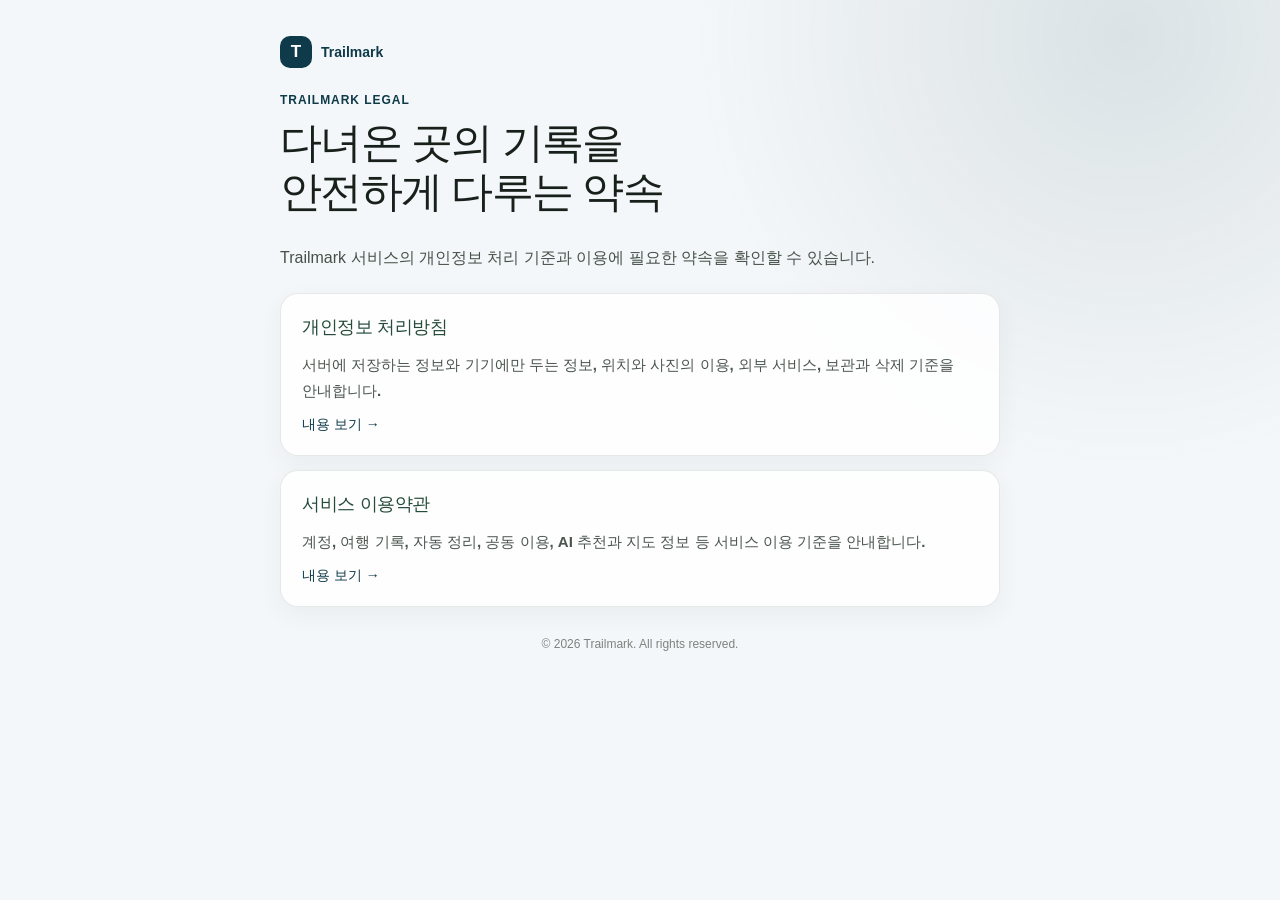
<file: index.html>
<!doctype html>
<html lang="ko">
<head>
  <meta charset="utf-8">
  <meta name="viewport" content="width=device-width, initial-scale=1, viewport-fit=cover">
  <meta name="color-scheme" content="light">
  <meta name="description" content="Trailmark 개인정보 처리방침 및 이용약관">
  <title>Trailmark 법적 고지</title>
  <link rel="stylesheet" href="./styles.css">
</head>
<body>
  <main>
    <header>
      <a class="brand" href="./">
        <span class="brand-mark" aria-hidden="true">T</span>
        <span>Trailmark</span>
      </a>
      <p class="eyebrow">TRAILMARK LEGAL</p>
      <h1>다녀온 곳의 기록을<br>안전하게 다루는 약속</h1>
    </header>

    <p class="intro">Trailmark 서비스의 개인정보 처리 기준과 이용에 필요한 약속을 확인할 수 있습니다.</p>

    <a class="link-card" href="./privacy/">
      <h2>개인정보 처리방침</h2>
      <p>서버에 저장하는 정보와 기기에만 두는 정보, 위치와 사진의 이용, 외부 서비스, 보관과 삭제 기준을 안내합니다.</p>
      <span class="link-label">내용 보기 →</span>
    </a>

    <a class="link-card" href="./terms/">
      <h2>서비스 이용약관</h2>
      <p>계정, 여행 기록, 자동 정리, 공동 이용, AI 추천과 지도 정보 등 서비스 이용 기준을 안내합니다.</p>
      <span class="link-label">내용 보기 →</span>
    </a>

    <footer>© 2026 Trailmark. All rights reserved.</footer>
  </main>
</body>
</html>
</file>
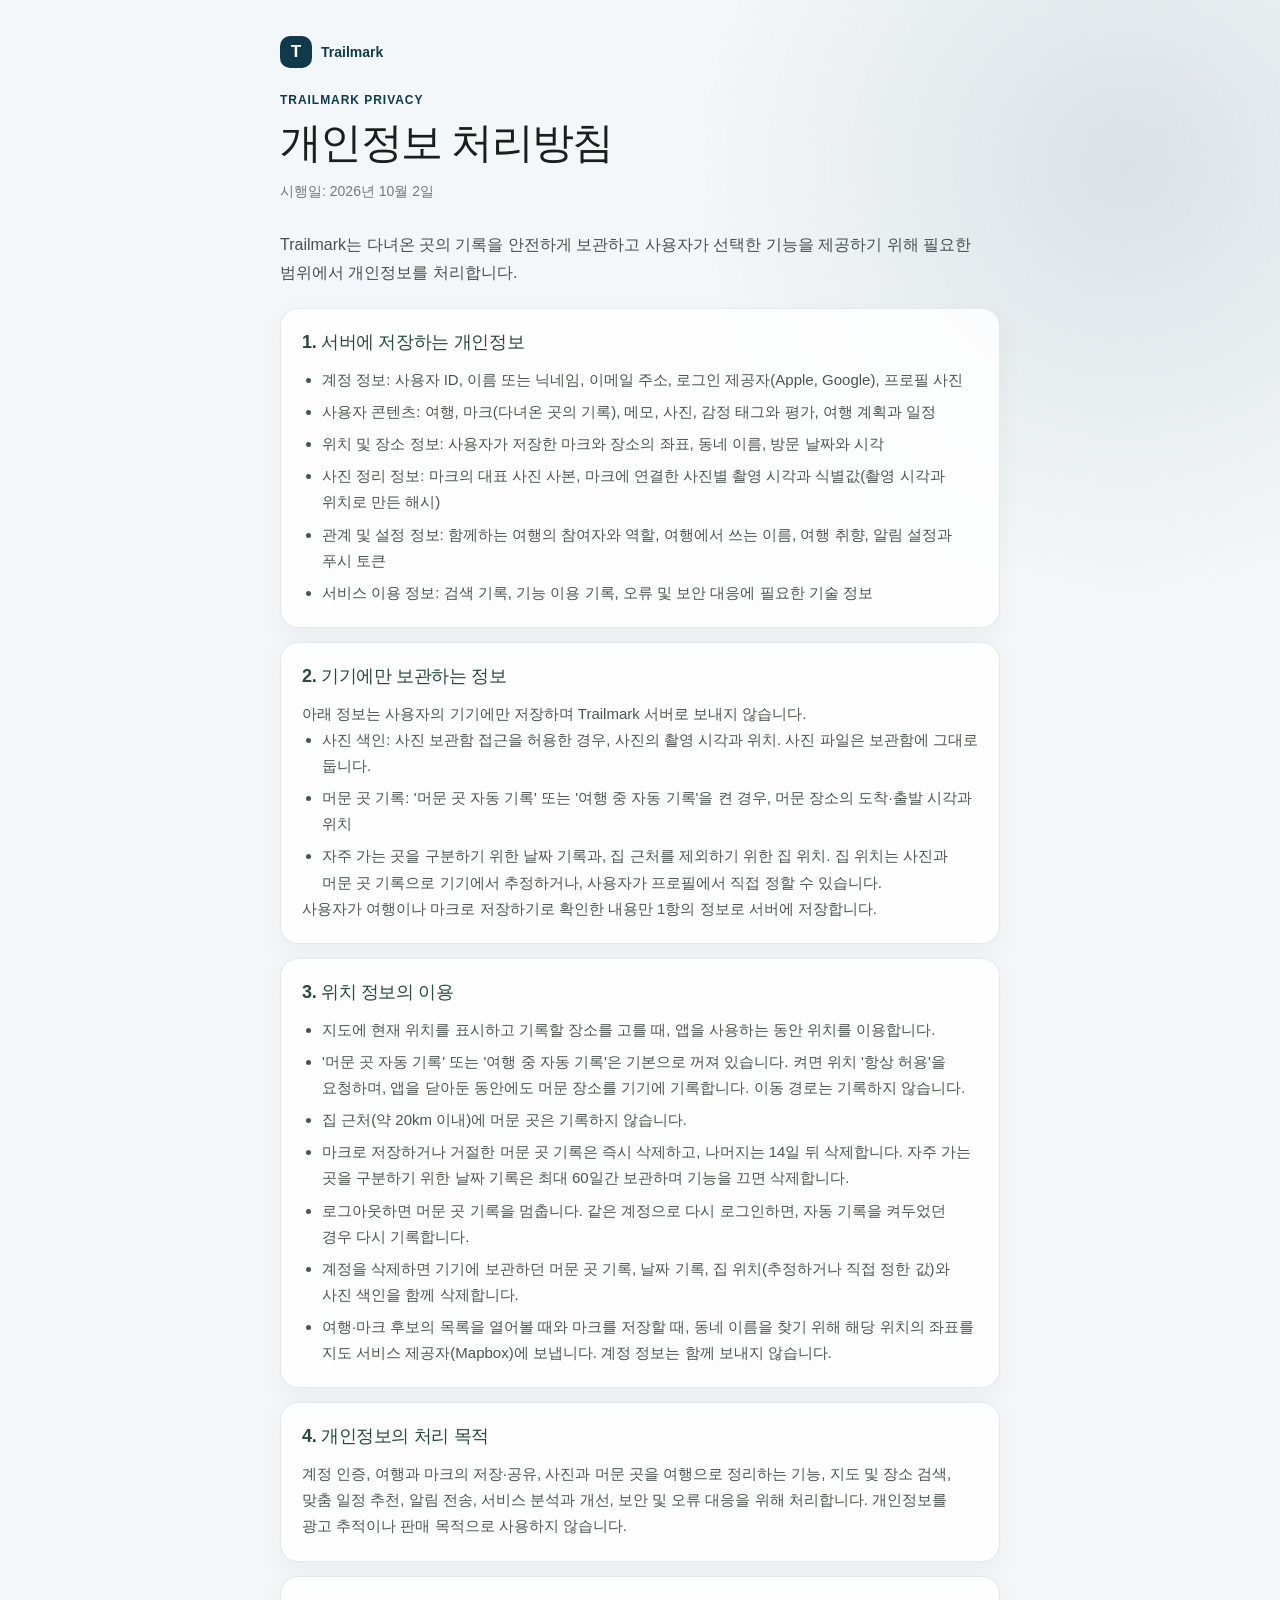
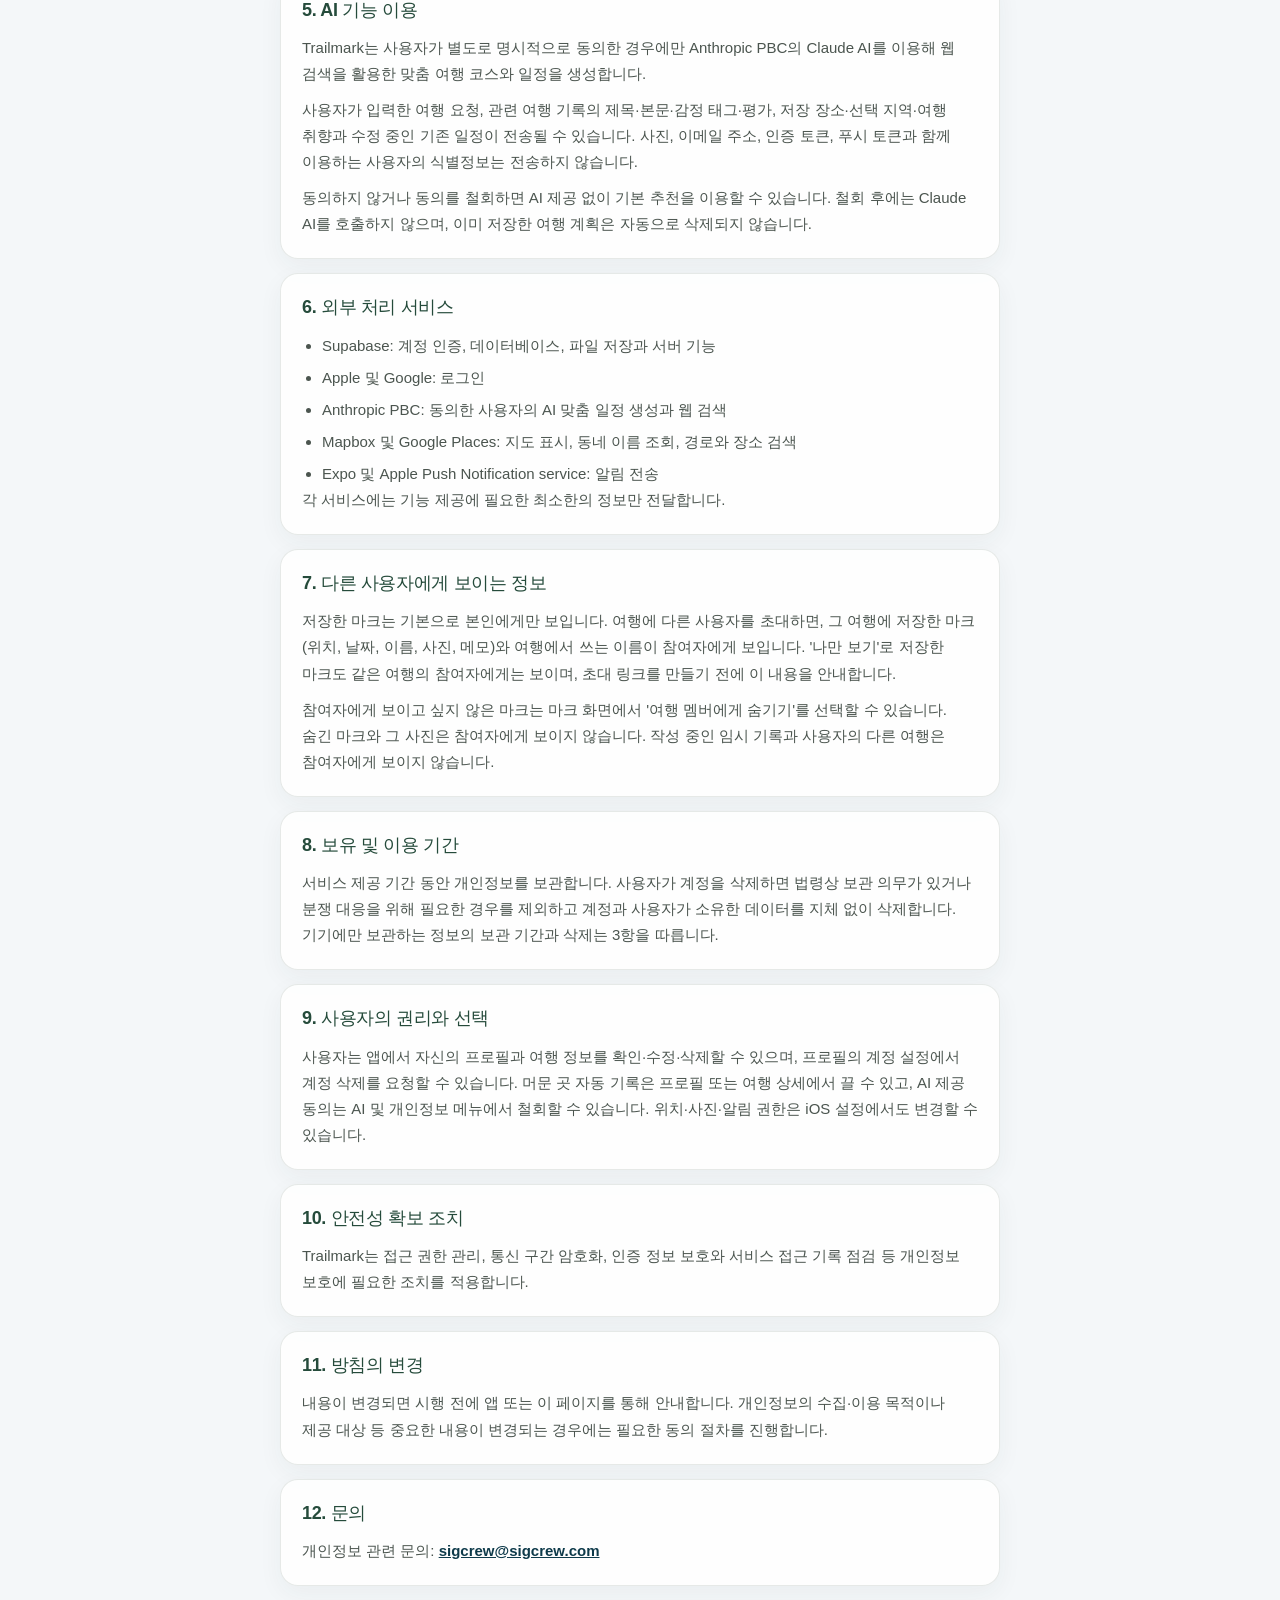
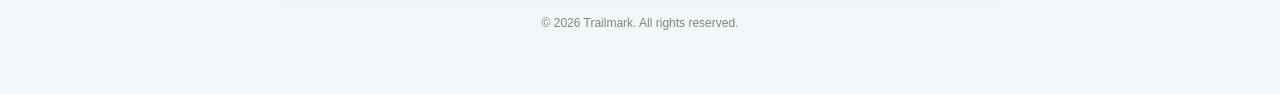
<file: privacy/index.html>
<!doctype html>
<html lang="ko">
<head>
  <meta charset="utf-8">
  <meta name="viewport" content="width=device-width, initial-scale=1, viewport-fit=cover">
  <meta name="color-scheme" content="light">
  <meta name="description" content="Trailmark 개인정보 처리방침">
  <title>Trailmark 개인정보 처리방침</title>
  <link rel="stylesheet" href="../styles.css">
</head>
<body>
  <main>
    <header>
      <a class="brand" href="../">
        <span class="brand-mark" aria-hidden="true">T</span>
        <span>Trailmark</span>
      </a>
      <p class="eyebrow">TRAILMARK PRIVACY</p>
      <h1>개인정보 처리방침</h1>
      <p class="effective">시행일: 2026년 10월 2일</p>
    </header>

    <p class="intro">Trailmark는 다녀온 곳의 기록을 안전하게 보관하고 사용자가 선택한 기능을 제공하기 위해 필요한 범위에서 개인정보를 처리합니다.</p>

    <section class="document-card">
      <h2>1. 서버에 저장하는 개인정보</h2>
      <ul>
        <li>계정 정보: 사용자 ID, 이름 또는 닉네임, 이메일 주소, 로그인 제공자(Apple, Google), 프로필 사진</li>
        <li>사용자 콘텐츠: 여행, 마크(다녀온 곳의 기록), 메모, 사진, 감정 태그와 평가, 여행 계획과 일정</li>
        <li>위치 및 장소 정보: 사용자가 저장한 마크와 장소의 좌표, 동네 이름, 방문 날짜와 시각</li>
        <li>사진 정리 정보: 마크의 대표 사진 사본, 마크에 연결한 사진별 촬영 시각과 식별값(촬영 시각과 위치로 만든 해시)</li>
        <li>관계 및 설정 정보: 함께하는 여행의 참여자와 역할, 여행에서 쓰는 이름, 여행 취향, 알림 설정과 푸시 토큰</li>
        <li>서비스 이용 정보: 검색 기록, 기능 이용 기록, 오류 및 보안 대응에 필요한 기술 정보</li>
      </ul>
    </section>

    <section class="document-card">
      <h2>2. 기기에만 보관하는 정보</h2>
      <p>아래 정보는 사용자의 기기에만 저장하며 Trailmark 서버로 보내지 않습니다.</p>
      <ul>
        <li>사진 색인: 사진 보관함 접근을 허용한 경우, 사진의 촬영 시각과 위치. 사진 파일은 보관함에 그대로 둡니다.</li>
        <li>머문 곳 기록: '머문 곳 자동 기록' 또는 '여행 중 자동 기록'을 켠 경우, 머문 장소의 도착·출발 시각과 위치</li>
        <li>자주 가는 곳을 구분하기 위한 날짜 기록과, 집 근처를 제외하기 위한 집 위치. 집 위치는 사진과 머문 곳 기록으로 기기에서 추정하거나, 사용자가 프로필에서 직접 정할 수 있습니다.</li>
      </ul>
      <p>사용자가 여행이나 마크로 저장하기로 확인한 내용만 1항의 정보로 서버에 저장합니다.</p>
    </section>

    <section class="document-card">
      <h2>3. 위치 정보의 이용</h2>
      <ul>
        <li>지도에 현재 위치를 표시하고 기록할 장소를 고를 때, 앱을 사용하는 동안 위치를 이용합니다.</li>
        <li>'머문 곳 자동 기록' 또는 '여행 중 자동 기록'은 기본으로 꺼져 있습니다. 켜면 위치 '항상 허용'을 요청하며, 앱을 닫아둔 동안에도 머문 장소를 기기에 기록합니다. 이동 경로는 기록하지 않습니다.</li>
        <li>집 근처(약 20km 이내)에 머문 곳은 기록하지 않습니다.</li>
        <li>마크로 저장하거나 거절한 머문 곳 기록은 즉시 삭제하고, 나머지는 14일 뒤 삭제합니다. 자주 가는 곳을 구분하기 위한 날짜 기록은 최대 60일간 보관하며 기능을 끄면 삭제합니다.</li>
        <li>로그아웃하면 머문 곳 기록을 멈춥니다. 같은 계정으로 다시 로그인하면, 자동 기록을 켜두었던 경우 다시 기록합니다.</li>
        <li>계정을 삭제하면 기기에 보관하던 머문 곳 기록, 날짜 기록, 집 위치(추정하거나 직접 정한 값)와 사진 색인을 함께 삭제합니다.</li>
        <li>여행·마크 후보의 목록을 열어볼 때와 마크를 저장할 때, 동네 이름을 찾기 위해 해당 위치의 좌표를 지도 서비스 제공자(Mapbox)에 보냅니다. 계정 정보는 함께 보내지 않습니다.</li>
      </ul>
    </section>

    <section class="document-card">
      <h2>4. 개인정보의 처리 목적</h2>
      <p>계정 인증, 여행과 마크의 저장·공유, 사진과 머문 곳을 여행으로 정리하는 기능, 지도 및 장소 검색, 맞춤 일정 추천, 알림 전송, 서비스 분석과 개선, 보안 및 오류 대응을 위해 처리합니다. 개인정보를 광고 추적이나 판매 목적으로 사용하지 않습니다.</p>
    </section>

    <section class="document-card">
      <h2>5. AI 기능 이용</h2>
      <p>Trailmark는 사용자가 별도로 명시적으로 동의한 경우에만 Anthropic PBC의 Claude AI를 이용해 웹 검색을 활용한 맞춤 여행 코스와 일정을 생성합니다.</p>
      <p>사용자가 입력한 여행 요청, 관련 여행 기록의 제목·본문·감정 태그·평가, 저장 장소·선택 지역·여행 취향과 수정 중인 기존 일정이 전송될 수 있습니다. 사진, 이메일 주소, 인증 토큰, 푸시 토큰과 함께 이용하는 사용자의 식별정보는 전송하지 않습니다.</p>
      <p>동의하지 않거나 동의를 철회하면 AI 제공 없이 기본 추천을 이용할 수 있습니다. 철회 후에는 Claude AI를 호출하지 않으며, 이미 저장한 여행 계획은 자동으로 삭제되지 않습니다.</p>
    </section>

    <section class="document-card">
      <h2>6. 외부 처리 서비스</h2>
      <ul>
        <li>Supabase: 계정 인증, 데이터베이스, 파일 저장과 서버 기능</li>
        <li>Apple 및 Google: 로그인</li>
        <li>Anthropic PBC: 동의한 사용자의 AI 맞춤 일정 생성과 웹 검색</li>
        <li>Mapbox 및 Google Places: 지도 표시, 동네 이름 조회, 경로와 장소 검색</li>
        <li>Expo 및 Apple Push Notification service: 알림 전송</li>
      </ul>
      <p>각 서비스에는 기능 제공에 필요한 최소한의 정보만 전달합니다.</p>
    </section>

    <section class="document-card">
      <h2>7. 다른 사용자에게 보이는 정보</h2>
      <p>저장한 마크는 기본으로 본인에게만 보입니다. 여행에 다른 사용자를 초대하면, 그 여행에 저장한 마크(위치, 날짜, 이름, 사진, 메모)와 여행에서 쓰는 이름이 참여자에게 보입니다. '나만 보기'로 저장한 마크도 같은 여행의 참여자에게는 보이며, 초대 링크를 만들기 전에 이 내용을 안내합니다.</p>
      <p>참여자에게 보이고 싶지 않은 마크는 마크 화면에서 '여행 멤버에게 숨기기'를 선택할 수 있습니다. 숨긴 마크와 그 사진은 참여자에게 보이지 않습니다. 작성 중인 임시 기록과 사용자의 다른 여행은 참여자에게 보이지 않습니다.</p>
    </section>

    <section class="document-card">
      <h2>8. 보유 및 이용 기간</h2>
      <p>서비스 제공 기간 동안 개인정보를 보관합니다. 사용자가 계정을 삭제하면 법령상 보관 의무가 있거나 분쟁 대응을 위해 필요한 경우를 제외하고 계정과 사용자가 소유한 데이터를 지체 없이 삭제합니다. 기기에만 보관하는 정보의 보관 기간과 삭제는 3항을 따릅니다.</p>
    </section>

    <section class="document-card">
      <h2>9. 사용자의 권리와 선택</h2>
      <p>사용자는 앱에서 자신의 프로필과 여행 정보를 확인·수정·삭제할 수 있으며, 프로필의 계정 설정에서 계정 삭제를 요청할 수 있습니다. 머문 곳 자동 기록은 프로필 또는 여행 상세에서 끌 수 있고, AI 제공 동의는 AI 및 개인정보 메뉴에서 철회할 수 있습니다. 위치·사진·알림 권한은 iOS 설정에서도 변경할 수 있습니다.</p>
    </section>

    <section class="document-card">
      <h2>10. 안전성 확보 조치</h2>
      <p>Trailmark는 접근 권한 관리, 통신 구간 암호화, 인증 정보 보호와 서비스 접근 기록 점검 등 개인정보 보호에 필요한 조치를 적용합니다.</p>
    </section>

    <section class="document-card">
      <h2>11. 방침의 변경</h2>
      <p>내용이 변경되면 시행 전에 앱 또는 이 페이지를 통해 안내합니다. 개인정보의 수집·이용 목적이나 제공 대상 등 중요한 내용이 변경되는 경우에는 필요한 동의 절차를 진행합니다.</p>
    </section>

    <section class="document-card">
      <h2>12. 문의</h2>
      <p>개인정보 관련 문의: <a href="mailto:sigcrew@sigcrew.com">sigcrew@sigcrew.com</a></p>
    </section>

    <footer>© 2026 Trailmark. All rights reserved.</footer>
  </main>
</body>
</html>
</file>
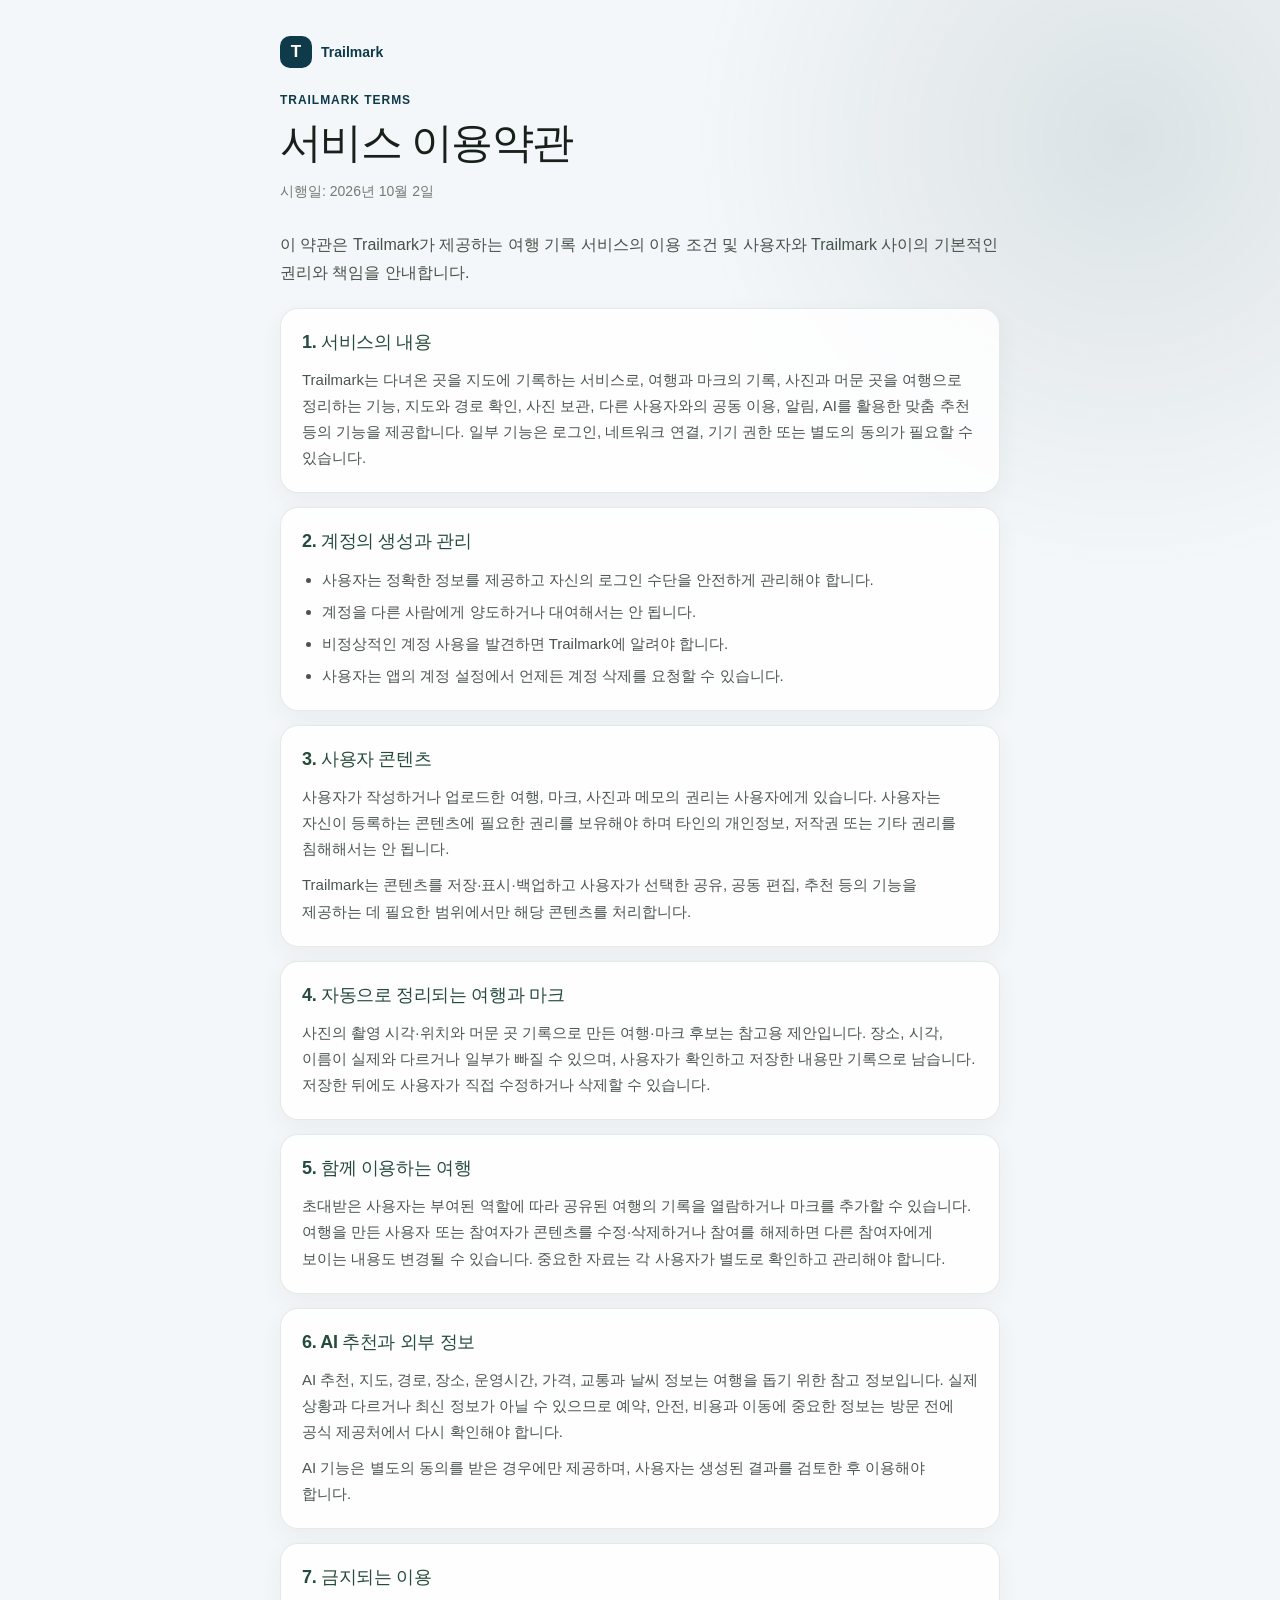
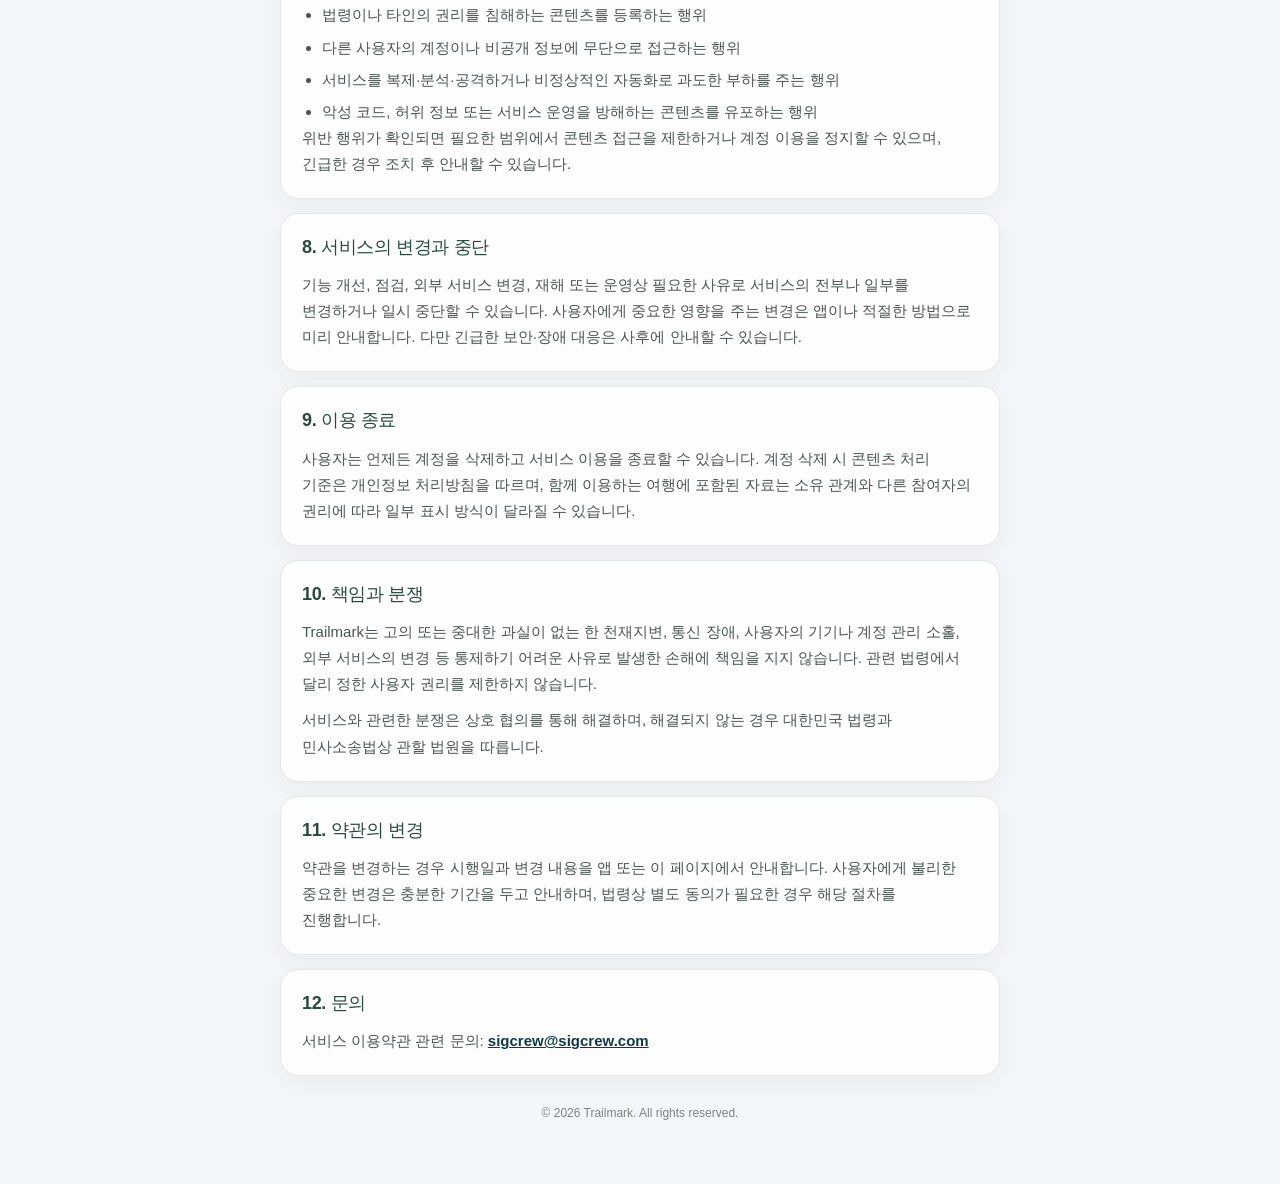
<file: terms/index.html>
<!doctype html>
<html lang="ko">
<head>
  <meta charset="utf-8">
  <meta name="viewport" content="width=device-width, initial-scale=1, viewport-fit=cover">
  <meta name="color-scheme" content="light">
  <meta name="description" content="Trailmark 서비스 이용약관">
  <title>Trailmark 서비스 이용약관</title>
  <link rel="stylesheet" href="../styles.css">
</head>
<body>
  <main>
    <header>
      <a class="brand" href="../">
        <span class="brand-mark" aria-hidden="true">T</span>
        <span>Trailmark</span>
      </a>
      <p class="eyebrow">TRAILMARK TERMS</p>
      <h1>서비스 이용약관</h1>
      <p class="effective">시행일: 2026년 10월 2일</p>
    </header>

    <p class="intro">이 약관은 Trailmark가 제공하는 여행 기록 서비스의 이용 조건 및 사용자와 Trailmark 사이의 기본적인 권리와 책임을 안내합니다.</p>

    <section class="document-card">
      <h2>1. 서비스의 내용</h2>
      <p>Trailmark는 다녀온 곳을 지도에 기록하는 서비스로, 여행과 마크의 기록, 사진과 머문 곳을 여행으로 정리하는 기능, 지도와 경로 확인, 사진 보관, 다른 사용자와의 공동 이용, 알림, AI를 활용한 맞춤 추천 등의 기능을 제공합니다. 일부 기능은 로그인, 네트워크 연결, 기기 권한 또는 별도의 동의가 필요할 수 있습니다.</p>
    </section>

    <section class="document-card">
      <h2>2. 계정의 생성과 관리</h2>
      <ul>
        <li>사용자는 정확한 정보를 제공하고 자신의 로그인 수단을 안전하게 관리해야 합니다.</li>
        <li>계정을 다른 사람에게 양도하거나 대여해서는 안 됩니다.</li>
        <li>비정상적인 계정 사용을 발견하면 Trailmark에 알려야 합니다.</li>
        <li>사용자는 앱의 계정 설정에서 언제든 계정 삭제를 요청할 수 있습니다.</li>
      </ul>
    </section>

    <section class="document-card">
      <h2>3. 사용자 콘텐츠</h2>
      <p>사용자가 작성하거나 업로드한 여행, 마크, 사진과 메모의 권리는 사용자에게 있습니다. 사용자는 자신이 등록하는 콘텐츠에 필요한 권리를 보유해야 하며 타인의 개인정보, 저작권 또는 기타 권리를 침해해서는 안 됩니다.</p>
      <p>Trailmark는 콘텐츠를 저장·표시·백업하고 사용자가 선택한 공유, 공동 편집, 추천 등의 기능을 제공하는 데 필요한 범위에서만 해당 콘텐츠를 처리합니다.</p>
    </section>

    <section class="document-card">
      <h2>4. 자동으로 정리되는 여행과 마크</h2>
      <p>사진의 촬영 시각·위치와 머문 곳 기록으로 만든 여행·마크 후보는 참고용 제안입니다. 장소, 시각, 이름이 실제와 다르거나 일부가 빠질 수 있으며, 사용자가 확인하고 저장한 내용만 기록으로 남습니다. 저장한 뒤에도 사용자가 직접 수정하거나 삭제할 수 있습니다.</p>
    </section>

    <section class="document-card">
      <h2>5. 함께 이용하는 여행</h2>
      <p>초대받은 사용자는 부여된 역할에 따라 공유된 여행의 기록을 열람하거나 마크를 추가할 수 있습니다. 여행을 만든 사용자 또는 참여자가 콘텐츠를 수정·삭제하거나 참여를 해제하면 다른 참여자에게 보이는 내용도 변경될 수 있습니다. 중요한 자료는 각 사용자가 별도로 확인하고 관리해야 합니다.</p>
    </section>

    <section class="document-card">
      <h2>6. AI 추천과 외부 정보</h2>
      <p>AI 추천, 지도, 경로, 장소, 운영시간, 가격, 교통과 날씨 정보는 여행을 돕기 위한 참고 정보입니다. 실제 상황과 다르거나 최신 정보가 아닐 수 있으므로 예약, 안전, 비용과 이동에 중요한 정보는 방문 전에 공식 제공처에서 다시 확인해야 합니다.</p>
      <p>AI 기능은 별도의 동의를 받은 경우에만 제공하며, 사용자는 생성된 결과를 검토한 후 이용해야 합니다.</p>
    </section>

    <section class="document-card">
      <h2>7. 금지되는 이용</h2>
      <ul>
        <li>법령이나 타인의 권리를 침해하는 콘텐츠를 등록하는 행위</li>
        <li>다른 사용자의 계정이나 비공개 정보에 무단으로 접근하는 행위</li>
        <li>서비스를 복제·분석·공격하거나 비정상적인 자동화로 과도한 부하를 주는 행위</li>
        <li>악성 코드, 허위 정보 또는 서비스 운영을 방해하는 콘텐츠를 유포하는 행위</li>
      </ul>
      <p>위반 행위가 확인되면 필요한 범위에서 콘텐츠 접근을 제한하거나 계정 이용을 정지할 수 있으며, 긴급한 경우 조치 후 안내할 수 있습니다.</p>
    </section>

    <section class="document-card">
      <h2>8. 서비스의 변경과 중단</h2>
      <p>기능 개선, 점검, 외부 서비스 변경, 재해 또는 운영상 필요한 사유로 서비스의 전부나 일부를 변경하거나 일시 중단할 수 있습니다. 사용자에게 중요한 영향을 주는 변경은 앱이나 적절한 방법으로 미리 안내합니다. 다만 긴급한 보안·장애 대응은 사후에 안내할 수 있습니다.</p>
    </section>

    <section class="document-card">
      <h2>9. 이용 종료</h2>
      <p>사용자는 언제든 계정을 삭제하고 서비스 이용을 종료할 수 있습니다. 계정 삭제 시 콘텐츠 처리 기준은 개인정보 처리방침을 따르며, 함께 이용하는 여행에 포함된 자료는 소유 관계와 다른 참여자의 권리에 따라 일부 표시 방식이 달라질 수 있습니다.</p>
    </section>

    <section class="document-card">
      <h2>10. 책임과 분쟁</h2>
      <p>Trailmark는 고의 또는 중대한 과실이 없는 한 천재지변, 통신 장애, 사용자의 기기나 계정 관리 소홀, 외부 서비스의 변경 등 통제하기 어려운 사유로 발생한 손해에 책임을 지지 않습니다. 관련 법령에서 달리 정한 사용자 권리를 제한하지 않습니다.</p>
      <p>서비스와 관련한 분쟁은 상호 협의를 통해 해결하며, 해결되지 않는 경우 대한민국 법령과 민사소송법상 관할 법원을 따릅니다.</p>
    </section>

    <section class="document-card">
      <h2>11. 약관의 변경</h2>
      <p>약관을 변경하는 경우 시행일과 변경 내용을 앱 또는 이 페이지에서 안내합니다. 사용자에게 불리한 중요한 변경은 충분한 기간을 두고 안내하며, 법령상 별도 동의가 필요한 경우 해당 절차를 진행합니다.</p>
    </section>

    <section class="document-card">
      <h2>12. 문의</h2>
      <p>서비스 이용약관 관련 문의: <a href="mailto:sigcrew@sigcrew.com">sigcrew@sigcrew.com</a></p>
    </section>

    <footer>© 2026 Trailmark. All rights reserved.</footer>
  </main>
</body>
</html>
</file>
<file: styles.css>
:root {
  color: #202722;
  background: #f4f7f9;
  font-family: -apple-system, BlinkMacSystemFont, "Apple SD Gothic Neo", "Noto Sans KR", sans-serif;
  font-synthesis: none;
}

* {
  box-sizing: border-box;
}

body {
  margin: 0;
  background:
    radial-gradient(circle at 88% 5%, rgba(14, 58, 74, 0.11), transparent 27rem),
    #f4f7f9;
}

main {
  width: min(100%, 760px);
  margin: 0 auto;
  padding: 36px 20px calc(64px + env(safe-area-inset-bottom));
}

header {
  margin-bottom: 28px;
}

.brand {
  display: inline-flex;
  align-items: center;
  gap: 9px;
  margin-bottom: 22px;
  color: #0e3a4a;
  font-size: 14px;
  font-weight: 750;
  text-decoration: none;
}

.brand-mark {
  display: grid;
  width: 32px;
  height: 32px;
  place-items: center;
  border-radius: 10px;
  background: #0e3a4a;
  color: #ffffff;
  font-size: 17px;
}

.eyebrow {
  margin: 0 0 8px;
  color: #0e3a4a;
  font-size: 12px;
  font-weight: 750;
  letter-spacing: 0.08em;
}

h1 {
  margin: 0;
  color: #17201a;
  font-size: clamp(30px, 8vw, 42px);
  line-height: 1.16;
  letter-spacing: -0.04em;
}

.effective {
  margin: 11px 0 0;
  color: #727b75;
  font-size: 14px;
}

.intro {
  margin: 0 0 20px;
  color: #465149;
  font-size: 16px;
  line-height: 1.78;
}

.document-card,
.link-card {
  margin-top: 14px;
  padding: 21px;
  border: 1px solid rgba(57, 87, 70, 0.12);
  border-radius: 18px;
  background: rgba(255, 255, 255, 0.84);
  box-shadow: 0 8px 24px rgba(46, 62, 51, 0.05);
}

.link-card {
  display: block;
  color: inherit;
  text-decoration: none;
  transition: transform 160ms ease, box-shadow 160ms ease;
}

.link-card:hover {
  transform: translateY(-2px);
  box-shadow: 0 12px 28px rgba(46, 62, 51, 0.09);
}

h2 {
  margin: 0 0 12px;
  color: #254b3b;
  font-size: 18px;
  line-height: 1.4;
  letter-spacing: -0.02em;
}

h3 {
  margin: 18px 0 8px;
  color: #354c40;
  font-size: 15px;
}

p,
li {
  color: #4b554f;
  font-size: 15px;
  line-height: 1.74;
  word-break: keep-all;
}

p {
  margin: 0;
}

p + p {
  margin-top: 10px;
}

ul,
ol {
  margin: 0;
  padding-left: 20px;
}

li + li {
  margin-top: 6px;
}

a {
  color: #0e3a4a;
  font-weight: 650;
}

.link-label {
  display: inline-block;
  margin-top: 12px;
  color: #0e3a4a;
  font-size: 14px;
  font-weight: 700;
}

footer {
  padding-top: 30px;
  color: #7c847f;
  font-size: 12px;
  text-align: center;
}

@media (max-width: 480px) {
  main {
    padding-top: 24px;
  }

  .document-card,
  .link-card {
    padding: 18px;
  }
}
</file>
